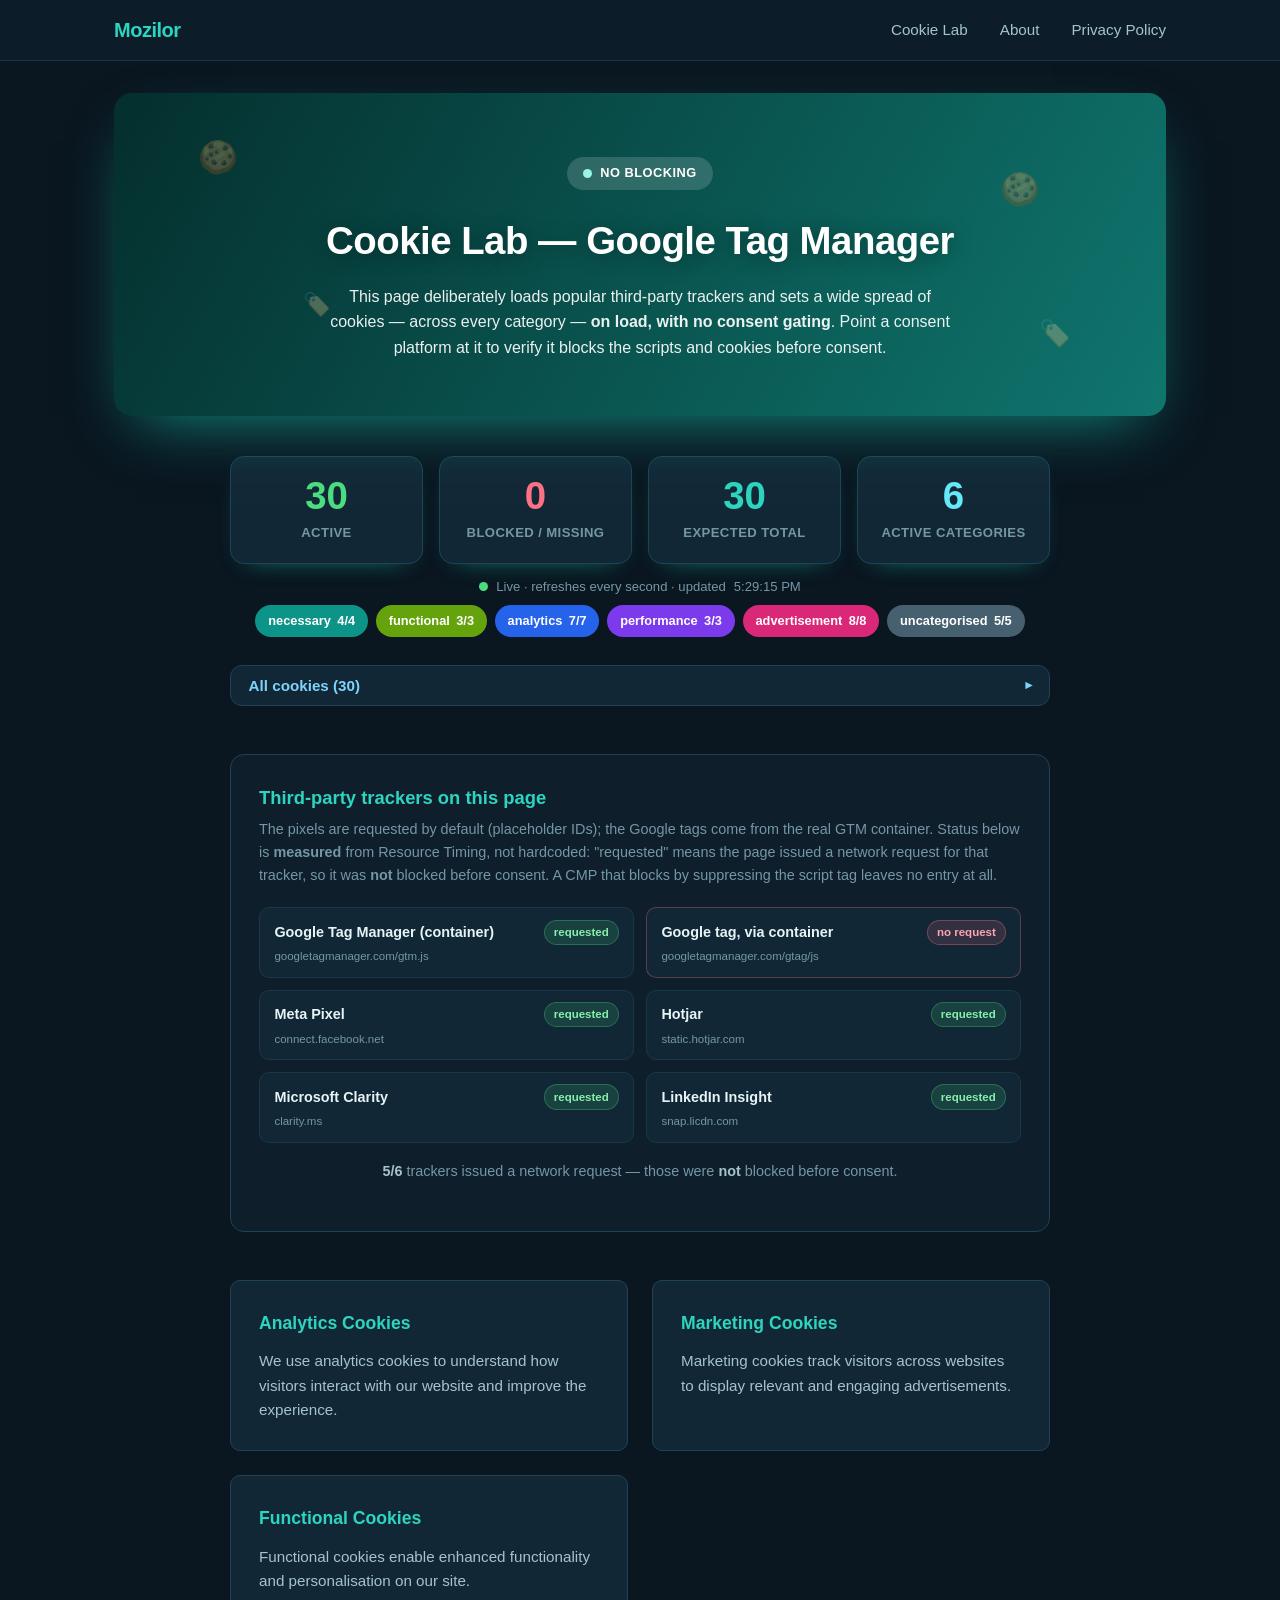
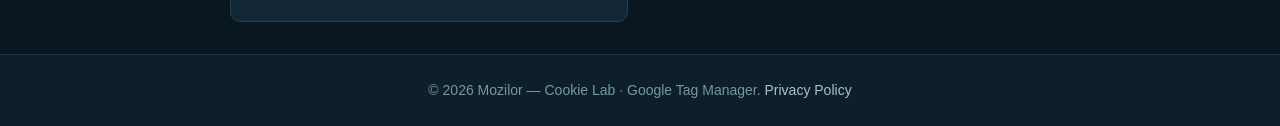
<file: index.html>
<!DOCTYPE html>
<html lang="en">
<head>
  <!-- Google Tag Manager -->
  <script>(function(w,d,s,l,i){w[l]=w[l]||[];w[l].push({'gtm.start':
    new Date().getTime(),event:'gtm.js'});var f=d.getElementsByTagName(s)[0],
    j=d.createElement(s),dl=l!='dataLayer'?'&l='+l:'';j.async=true;j.src=
    'https://www.googletagmanager.com/gtm.js?id='+i+dl;f.parentNode.insertBefore(j,f);
    })(window,document,'script','dataLayer','GTM-PCKZVT4H');</script>
  <!-- End Google Tag Manager -->
  <meta charset="UTF-8" />
  <meta name="viewport" content="width=device-width, initial-scale=1.0" />
  <title>Cookie Lab — Google Tag Manager</title>

  <link rel="stylesheet" href="css/style.css" />

  <!-- ============================================================
       COOKIE LAB — deliberately cookie- & script-heavy test page.
       Everything here runs BY DEFAULT with NO consent gating, so a
       CMP (e.g. CookieYes) can be layered on top to verify it blocks
       these scripts/cookies before consent. Do NOT add type="text/plain"
       or data-cookieyes here — that would pre-block and defeat the test.
       ============================================================ -->

  <!-- 1) First-party cookies across every category, set synchronously on load. -->
  <script>
    (function () {
      var exp = new Date(Date.now() + 365 * 864e5).toUTCString();
      // name -> CookieYes category (for the live readout below)
      var jar = {
        // Necessary
        'PHPSESSID': 'necessary',
        'csrftoken': 'necessary',
        'XSRF-TOKEN': 'necessary',
        'wordpress_test_cookie': 'necessary',
        // Functional
        'yt-remote-device-id': 'functional',
        'yt-remote-connected-devices': 'functional',
        'wp-wpml_current_language': 'functional',
        // Analytics. No _ga or _ga_<stream> here: the GTM container's own GA4
        // tag creates those for real, and seeding them makes a "GA4 set no
        // cookie before consent" assertion pass without testing anything.
        // _gid / __utm* are legacy Universal Analytics names that GA4 never
        // writes, so they can't collide.
        '_gid': 'analytics',
        '__utma': 'analytics',
        '__utmb': 'analytics',
        '__utmz': 'analytics',
        '_hjSessionUser_1234567': 'analytics',
        '_clck': 'analytics',
        '_clsk': 'analytics',
        // Performance
        '_gat': 'performance',
        '_gat_gtag_UA_000000_1': 'performance',
        'AMP_TOKEN': 'performance',
        // Advertisement
        // No _gcl_au: the Google Ads conversion linker writes that itself once
        // an Ads tag fires through the container, and a junk value there would
        // feed a malformed linker ID to it.
        '_fbp': 'advertisement',
        'fr': 'advertisement',
        'IDE': 'advertisement',
        'test_cookie': 'advertisement',
        'MUID': 'advertisement',
        '_ttp': 'advertisement',
        'personalization_id': 'advertisement',
        '_scid': 'advertisement',
        // Uncategorised (invented names, not in any dictionary)
        'qa_uncat_alpha': 'uncategorised',
        'qa_uncat_beta': 'uncategorised',
        'qa_uncat_gamma': 'uncategorised',
        'qa_custom_widget': 'uncategorised',
        'qa_session_flag': 'uncategorised'
      };
      var i = 0;
      for (var name in jar) {
        document.cookie = name + '=qa_test_' + (i++) + '; expires=' + exp + '; path=/; SameSite=Lax';
      }
      window.__cookieCats = jar; // used by the cosmetic readout at the bottom
    })();
  </script>

  <!-- 2) Real third-party trackers, loaded BY DEFAULT (placeholder IDs).
       These are recognisable script URLs that a CMP is expected to auto-block.
       With dummy IDs they no-op functionally but still fire the network
       requests and set their own cookies, which is what we want to test.

       No Google tags here on purpose. The GTM container above is the only
       Google tag on the page, so it owns `dataLayer` and `window.gtag`
       outright: a second gtm.js push would double-fire the container's
       Page View triggers, and a hardcoded gtag.js would share consent state
       and the _ga client-id cookie with whatever the container loads. Add
       GA4 / Ads as tags inside the container, never here. -->

  <!-- Meta (Facebook) Pixel -->
  <script>
    !function (f, b, e, v, n, t, s) {
      if (f.fbq) return; n = f.fbq = function () {
        n.callMethod ? n.callMethod.apply(n, arguments) : n.queue.push(arguments);
      };
      if (!f._fbq) f._fbq = n; n.push = n; n.loaded = !0; n.version = '2.0';
      n.queue = []; t = b.createElement(e); t.async = !0;
      t.src = v; s = b.getElementsByTagName(e)[0]; s.parentNode.insertBefore(t, s);
    }(window, document, 'script', 'https://connect.facebook.net/en_US/fbevents.js');
    fbq('init', '000000000000000');
    fbq('track', 'PageView');
  </script>

  <!-- Hotjar -->
  <script>
    (function (h, o, t, j, a, r) {
      h.hj = h.hj || function () { (h.hj.q = h.hj.q || []).push(arguments); };
      h._hjSettings = { hjid: 1234567, hjsv: 6 };
      a = o.getElementsByTagName('head')[0];
      r = o.createElement('script'); r.async = 1;
      r.src = t + h._hjSettings.hjid + j + h._hjSettings.hjsv;
      a.appendChild(r);
    })(window, document, 'https://static.hotjar.com/c/hotjar-', '.js?sv=');
  </script>

  <!-- Microsoft Clarity -->
  <script>
    (function (c, l, a, r, i, t, y) {
      c[a] = c[a] || function () { (c[a].q = c[a].q || []).push(arguments); };
      t = l.createElement(r); t.async = 1;
      t.src = 'https://www.clarity.ms/tag/' + i;
      y = l.getElementsByTagName(r)[0]; y.parentNode.insertBefore(t, y);
    })(window, document, 'clarity', 'script', 'test00000');
  </script>

  <!-- LinkedIn Insight Tag -->
  <script>
    _linkedin_partner_id = '0000000';
    window._linkedin_data_partner_ids = window._linkedin_data_partner_ids || [];
    window._linkedin_data_partner_ids.push(_linkedin_partner_id);
  </script>
  <script async src="https://snap.licdn.com/li.lms-analytics/insight.min.js"></script>

  <!-- Flashy, page-scoped styling. Purely cosmetic. Teal / cyan on slate. -->
  <style>
    .fixture-hero {
      position: relative;
      overflow: hidden;
      border-radius: 18px;
      padding: 4rem 1.5rem 3.5rem;
      text-align: center;
      color: #fff;
      background: linear-gradient(120deg, #042f2e, #0f766e, #14b8a6, #22d3ee);
      background-size: 300% 300%;
      animation: gradientShift 12s ease infinite;
      box-shadow: 0 24px 60px -24px rgba(20, 184, 166, 0.75);
    }
    @keyframes gradientShift {
      0%   { background-position: 0% 50%; }
      50%  { background-position: 100% 50%; }
      100% { background-position: 0% 50%; }
    }
    .fixture-hero h1 {
      color: #fff;
      font-size: 2.4rem;
      letter-spacing: -0.5px;
      margin-bottom: 0.75rem;
      text-shadow: 0 2px 20px rgba(0, 0, 0, 0.35);
    }
    .fixture-hero p {
      color: rgba(255, 255, 255, 0.92);
      max-width: 620px;
      margin: 0 auto;
    }
    .badge {
      display: inline-flex;
      align-items: center;
      gap: 0.5rem;
      margin-bottom: 1.25rem;
      padding: 0.4rem 1rem;
      border-radius: 999px;
      background: rgba(255, 255, 255, 0.16);
      backdrop-filter: blur(6px);
      font-size: 0.8rem;
      font-weight: 600;
      letter-spacing: 0.5px;
      text-transform: uppercase;
    }
    .dot {
      width: 9px;
      height: 9px;
      border-radius: 50%;
      background: #99f6e4;
      box-shadow: 0 0 0 0 rgba(153, 246, 228, 0.7);
      animation: pulse 1.8s infinite;
    }
    @keyframes pulse {
      0%   { box-shadow: 0 0 0 0 rgba(153, 246, 228, 0.7); }
      70%  { box-shadow: 0 0 0 12px rgba(153, 246, 228, 0); }
      100% { box-shadow: 0 0 0 0 rgba(153, 246, 228, 0); }
    }
    .float {
      position: absolute;
      font-size: 2rem;
      opacity: 0.28;
      animation: floaty 9s ease-in-out infinite;
      user-select: none;
    }
    .float:nth-child(1) { top: 12%; left: 8%;  animation-delay: 0s;   }
    .float:nth-child(2) { top: 60%; left: 18%; animation-delay: 1.5s; font-size: 1.4rem; }
    .float:nth-child(3) { top: 22%; right: 12%; animation-delay: 0.8s; }
    .float:nth-child(4) { top: 68%; right: 9%;  animation-delay: 2.2s; font-size: 1.6rem; }
    @keyframes floaty {
      0%, 100% { transform: translateY(0) rotate(0deg); }
      50%      { transform: translateY(-18px) rotate(8deg); }
    }

    /* Live status dashboard */
    .stats {
      display: grid;
      grid-template-columns: repeat(auto-fit, minmax(150px, 1fr));
      gap: 1rem;
      max-width: 820px;
      margin: 2.5rem auto 0.75rem;
    }
    .stat {
      background: var(--surface);
      border: 1px solid var(--border);
      border-radius: 14px;
      padding: 1.25rem 1rem;
      text-align: center;
      box-shadow: 0 10px 26px -18px rgba(20, 184, 166, 0.9);
    }
    .stat .num {
      font-size: 2.4rem;
      font-weight: 800;
      line-height: 1;
      transition: color 0.3s;
    }
    .stat.active .num   { color: var(--ok); }
    .stat.blocked .num  { color: var(--bad); }
    .stat.total .num    { color: var(--accent); }
    .stat.cats .num     { color: #67e8f9; }
    .stat .label {
      margin-top: 0.4rem;
      color: var(--text-faint);
      font-size: 0.82rem;
      font-weight: 600;
      text-transform: uppercase;
      letter-spacing: 0.4px;
    }
    .live-meta {
      display: flex;
      align-items: center;
      justify-content: center;
      gap: 0.5rem;
      color: var(--text-faint);
      font-size: 0.82rem;
      margin-bottom: 0.5rem;
    }
    .live-meta .dot {
      background: var(--ok);
      box-shadow: 0 0 0 0 rgba(74, 222, 128, 0.7);
      animation: pulseOk 1.8s infinite;
    }
    @keyframes pulseOk {
      0%   { box-shadow: 0 0 0 0 rgba(74, 222, 128, 0.7); }
      70%  { box-shadow: 0 0 0 12px rgba(74, 222, 128, 0); }
      100% { box-shadow: 0 0 0 0 rgba(74, 222, 128, 0); }
    }
    .cat-breakdown {
      display: flex;
      flex-wrap: wrap;
      gap: 0.5rem;
      justify-content: center;
      max-width: 820px;
      margin: 0.5rem auto 0;
    }
    .cat-stat {
      display: inline-flex;
      align-items: center;
      gap: 0.4rem;
      padding: 0.35rem 0.8rem;
      border-radius: 999px;
      font-size: 0.8rem;
      font-weight: 600;
      color: #fff;
    }
    /* Category hues — teal for the site's own necessary cookies, distinct
       accents for the rest so the breakdown stays readable on dark. */
    .cat-stat.necessary,     .chip.necessary     { background: #0d9488; }
    .cat-stat.functional,    .chip.functional    { background: #65a30d; }
    .cat-stat.analytics,     .chip.analytics     { background: #2563eb; }
    .cat-stat.performance,   .chip.performance   { background: #7c3aed; }
    .cat-stat.advertisement, .chip.advertisement { background: #db2777; }
    .cat-stat.uncategorised, .chip.uncategorised { background: #47606f; }
    .cat-stat .frac { font-weight: 800; }
    .cat-stat.empty { opacity: 0.4; }

    .cookie-list { max-width: 820px; margin: 1.75rem auto 0; }
    .cookie-list-toggle {
      display: flex;
      align-items: center;
      justify-content: space-between;
      width: 100%;
      padding: 0.7rem 1.1rem;
      background: var(--surface);
      border: 1px solid var(--border);
      border-radius: 12px;
      color: var(--accent-soft);
      font-size: 0.95rem;
      font-weight: 700;
      cursor: pointer;
      transition: background 0.2s;
    }
    .cookie-list-toggle:hover { background: var(--surface-2); }
    .cookie-list-toggle .chev { transition: transform 0.25s; font-size: 0.8rem; }
    .cookie-list.collapsed .cookie-list-toggle .chev { transform: rotate(-90deg); }
    .cookie-list.collapsed .chips {
      max-height: 0;
      opacity: 0;
      margin-top: 0;
      pointer-events: none;
      overflow: hidden;
    }
    .chips {
      display: flex;
      flex-wrap: wrap;
      gap: 0.6rem;
      justify-content: center;
      margin: 1rem auto 0;
      max-width: 820px;
      max-height: 1200px;
      opacity: 1;
      overflow: hidden;
      transition: max-height 0.3s ease, opacity 0.25s ease, margin 0.3s ease;
    }
    .chip {
      display: inline-flex;
      align-items: center;
      gap: 0.45rem;
      padding: 0.45rem 0.9rem;
      border-radius: 999px;
      font-size: 0.85rem;
      font-weight: 600;
      color: #fff;
      opacity: 0;
      transform: translateY(8px);
      animation: chipIn 0.45s ease forwards;
      box-shadow: 0 6px 16px -8px rgba(0, 0, 0, 0.6);
    }
    @keyframes chipIn { to { opacity: 1; transform: translateY(0); } }
    .chip .cat { font-weight: 400; opacity: 0.85; font-size: 0.72rem; }

    /* Third-party trackers list */
    .trackers {
      max-width: 820px;
      margin: 3rem auto 0;
      padding: 1.75rem;
      background: var(--bg-elev);
      border: 1px solid var(--border);
      border-radius: 14px;
    }
    .trackers h2 { font-size: 1.15rem; color: var(--accent); margin-bottom: 0.35rem; }
    .trackers > p { color: var(--text-faint); font-size: 0.9rem; margin-bottom: 1.25rem; }
    .tracker-grid {
      display: grid;
      /* 300px min keeps this to two columns inside the 820px panel, so the
         longer tracker names still fit on one line beside their badge. */
      grid-template-columns: repeat(auto-fit, minmax(300px, 1fr));
      gap: 0.75rem;
    }
    /* Two columns, two rows: name + badge on the first row, host URL spanning
       the full width below it. Grid (not flex) so the long unbreakable tracker
       URLs can never push the badge outside the card. */
    .tracker {
      display: grid;
      grid-template-columns: 1fr auto;
      align-items: center;
      column-gap: 0.6rem;
      row-gap: 0.15rem;
      padding: 0.7rem 0.9rem;
      background: var(--surface);
      border: 1px solid var(--border-soft);
      border-radius: 10px;
      font-size: 0.9rem;
      font-weight: 600;
      color: var(--text);
    }
    .tracker .name {
      min-width: 0;
      overflow-wrap: anywhere;
    }
    .tracker .run {
      grid-column: 2;
      grid-row: 1;
      justify-self: end;
      font-size: 0.72rem;
      font-weight: 700;
      padding: 0.15rem 0.55rem;
      border-radius: 999px;
      white-space: nowrap;
      /* Default = pending, until the observer below has actually measured. */
      color: var(--text-faint);
      background: rgba(116, 151, 166, 0.14);
      border: 1px solid rgba(116, 151, 166, 0.3);
    }
    .tracker .run.is-running {
      color: #86efac;
      background: rgba(74, 222, 128, 0.14);
      border-color: rgba(74, 222, 128, 0.3);
    }
    .tracker .run.is-blocked {
      color: #fda4af;
      background: rgba(251, 113, 133, 0.14);
      border-color: rgba(251, 113, 133, 0.35);
    }
    .tracker.blocked { border-color: rgba(251, 113, 133, 0.3); }
    .tracker .host {
      grid-column: 1 / -1;
      grid-row: 2;
      font-weight: 400;
      font-size: 0.72rem;
      color: var(--text-faint);
      overflow-wrap: anywhere;  /* long URLs wrap instead of overflowing */
    }
    .tracker small { display: block; font-weight: 400; color: var(--text-faint); }
    .tracker-summary {
      margin-top: 1.1rem;
      font-size: 0.82rem;
      color: var(--text-faint);
      text-align: center;
    }
    .tracker-summary b { color: var(--text-dim); }

    /* Category explainer cards */
    .cards { max-width: 820px; margin: 0 auto; padding-top: 3rem; }

    /* Responsive (page-scoped) */
    @media (max-width: 768px) {
      .fixture-hero { padding: 3rem 1rem 2.75rem; }
      .fixture-hero h1 { font-size: 2rem; }
    }
    @media (max-width: 560px) {
      .stats { grid-template-columns: repeat(2, 1fr); gap: 0.75rem; }
      .stat { padding: 1rem 0.75rem; }
      .stat .num { font-size: 1.9rem; }
      .fixture-hero { padding: 2.5rem 1rem 2.25rem; }
      .fixture-hero h1 { font-size: 1.7rem; }
      .live-meta { font-size: 0.75rem; }
      .trackers, .stats, .cat-breakdown, .cookie-list { padding-left: 0; padding-right: 0; }
      .trackers { padding: 1.25rem; }
    }
  </style>
</head>
<body>
  <!-- Google Tag Manager (noscript) -->
  <noscript><iframe src="https://www.googletagmanager.com/ns.html?id=GTM-PCKZVT4H"
    height="0" width="0" style="display:none;visibility:hidden"></iframe></noscript>
  <!-- End Google Tag Manager (noscript) -->
  <header>
    <nav>
      <span class="logo">Mozilor</span>
      <ul>
        <li><a href="index.html">Cookie Lab</a></li>
        <li><a href="about.html">About</a></li>
        <li><a href="privacy-policy.html">Privacy Policy</a></li>
      </ul>
    </nav>
  </header>

  <main>
    <section class="fixture-hero">
      <span class="float">🍪</span>
      <span class="float">🏷️</span>
      <span class="float">🍪</span>
      <span class="float">🏷️</span>
      <span class="badge"><span class="dot"></span> No blocking</span>
      <h1>Cookie Lab — Google Tag Manager</h1>
      <p>
        This page deliberately loads popular third-party trackers and sets a wide
        spread of cookies — across every category — <strong>on load, with no consent
        gating</strong>. Point a consent platform at it to verify it blocks the
        scripts and cookies before consent.
      </p>
    </section>

    <div class="stats">
      <div class="stat active">
        <div class="num" id="stat-active">0</div>
        <div class="label">Active</div>
      </div>
      <div class="stat blocked">
        <div class="num" id="stat-blocked">0</div>
        <div class="label">Blocked / missing</div>
      </div>
      <div class="stat total">
        <div class="num" id="stat-total">0</div>
        <div class="label">Expected total</div>
      </div>
      <div class="stat cats">
        <div class="num" id="stat-cats">0</div>
        <div class="label">Active categories</div>
      </div>
    </div>

    <div class="live-meta"><span class="dot"></span> Live · refreshes every second · updated <span id="updated">—</span></div>

    <div class="cat-breakdown" id="cat-breakdown"></div>

    <div class="cookie-list collapsed" id="cookie-list">
      <button class="cookie-list-toggle" id="chips-toggle" aria-expanded="false" aria-controls="cookie-chips">
        <span>All cookies (<span id="chips-count">0</span>)</span>
        <span class="chev">▾</span>
      </button>
      <div class="chips" id="cookie-chips"></div>
    </div>

    <section class="trackers">
      <h2>Third-party trackers on this page</h2>
      <p>
        The pixels are requested by default (placeholder IDs); the Google tags come from
        the real GTM container. Status below is <strong>measured</strong> from Resource
        Timing, not hardcoded: "requested" means the page issued a network request for
        that tracker, so it was <strong>not</strong> blocked before consent.
        A CMP that blocks by suppressing the script tag leaves no entry at all.
      </p>
      <!-- data-match: substrings tested against each resource entry's URL. -->
      <div class="tracker-grid" id="tracker-grid">
        <div class="tracker" data-match="googletagmanager.com/gtm.js">
          <span class="name">Google Tag Manager (container)</span>
          <span class="host">googletagmanager.com/gtm.js</span>
          <span class="run">checking…</span>
        </div>
        <!-- Nothing on the page loads gtag.js directly, so this row reports whether
             the container itself loaded a Google tag / GA4 tag. -->
        <div class="tracker" data-match="googletagmanager.com/gtag/js">
          <span class="name">Google tag, via container</span>
          <span class="host">googletagmanager.com/gtag/js</span>
          <span class="run">checking…</span>
        </div>
        <div class="tracker" data-match="connect.facebook.net">
          <span class="name">Meta Pixel</span>
          <span class="host">connect.facebook.net</span>
          <span class="run">checking…</span>
        </div>
        <div class="tracker" data-match="static.hotjar.com|hotjar.io">
          <span class="name">Hotjar</span>
          <span class="host">static.hotjar.com</span>
          <span class="run">checking…</span>
        </div>
        <div class="tracker" data-match="clarity.ms">
          <span class="name">Microsoft Clarity</span>
          <span class="host">clarity.ms</span>
          <span class="run">checking…</span>
        </div>
        <div class="tracker" data-match="licdn.com">
          <span class="name">LinkedIn Insight</span>
          <span class="host">snap.licdn.com</span>
          <span class="run">checking…</span>
        </div>
      </div>
      <p class="tracker-summary" id="tracker-summary"></p>
    </section>

    <section class="cards">
      <div class="card">
        <h2>Analytics Cookies</h2>
        <p>We use analytics cookies to understand how visitors interact with our website and improve the experience.</p>
      </div>
      <div class="card">
        <h2>Marketing Cookies</h2>
        <p>Marketing cookies track visitors across websites to display relevant and engaging advertisements.</p>
      </div>
      <div class="card">
        <h2>Functional Cookies</h2>
        <p>Functional cookies enable enhanced functionality and personalisation on our site.</p>
      </div>
    </section>
  </main>

  <footer>
    <p>&copy; 2026 Mozilor — Cookie Lab · Google Tag Manager. <a href="privacy-policy.html">Privacy Policy</a></p>
  </footer>

  <!-- Live observer: polls document.cookie every second and reports status.
       READS only — it never sets, changes, or removes a cookie. As a CMP blocks
       or clears cookies, Active drops and Blocked rises here in real time. -->
  <script>
    (function () {
      var catalog = window.__cookieCats || {};
      var expectedNames = Object.keys(catalog);
      var ORDER = ['necessary', 'functional', 'analytics', 'performance', 'advertisement', 'uncategorised'];

      var els = {
        active: document.getElementById('stat-active'),
        blocked: document.getElementById('stat-blocked'),
        total: document.getElementById('stat-total'),
        cats: document.getElementById('stat-cats'),
        updated: document.getElementById('updated'),
        breakdown: document.getElementById('cat-breakdown'),
        chips: document.getElementById('cookie-chips'),
        chipsCount: document.getElementById('chips-count')
      };
      els.total.textContent = expectedNames.length;

      var prevSig = null; // only re-render chips when the cookie set changes

      function readPresent() {
        return document.cookie
          .split(';')
          .map(function (c) { return c.trim().split('=')[0]; })
          .filter(Boolean);
      }

      function refresh() {
        var present = readPresent();
        var presentSet = {};
        present.forEach(function (n) { presentSet[n] = true; });

        var activeExpected = expectedNames.filter(function (n) { return presentSet[n]; });
        var blocked = expectedNames.length - activeExpected.length;

        var expByCat = {}, actByCat = {};
        ORDER.forEach(function (c) { expByCat[c] = 0; actByCat[c] = 0; });
        expectedNames.forEach(function (n) {
          var c = catalog[n] || 'uncategorised';
          expByCat[c]++;
          if (presentSet[n]) actByCat[c]++;
        });
        var activeCats = ORDER.filter(function (c) { return actByCat[c] > 0; }).length;

        els.active.textContent = activeExpected.length;
        els.blocked.textContent = blocked;
        els.cats.textContent = activeCats;
        els.updated.textContent = new Date().toLocaleTimeString();

        els.breakdown.innerHTML = '';
        ORDER.forEach(function (c) {
          if (!expByCat[c]) return;
          var b = document.createElement('span');
          b.className = 'cat-stat ' + c + (actByCat[c] === 0 ? ' empty' : '');
          b.innerHTML = c + ' <span class="frac">' + actByCat[c] + '/' + expByCat[c] + '</span>';
          els.breakdown.appendChild(b);
        });

        els.chipsCount.textContent = present.length;

        // Re-render chips only when the present set actually changes (avoids flicker).
        var sig = present.slice().sort().join('|');
        if (sig !== prevSig) {
          prevSig = sig;
          els.chips.innerHTML = '';
          present.forEach(function (name, i) {
            var cat = catalog[name] || 'uncategorised';
            var chip = document.createElement('span');
            chip.className = 'chip ' + cat;
            chip.style.animationDelay = (i * 0.03) + 's';
            chip.innerHTML = name + ' <span class="cat">' + cat + '</span>';
            els.chips.appendChild(chip);
          });
        }
      }

      refresh();
      setInterval(refresh, 1000);
    })();
  </script>

  <!-- Collapse / expand the cookie chip list. -->
  <script>
    (function () {
      var list = document.getElementById('cookie-list');
      var btn = document.getElementById('chips-toggle');
      btn.addEventListener('click', function () {
        var collapsed = list.classList.toggle('collapsed');
        btn.setAttribute('aria-expanded', String(!collapsed));
      });
    })();
  </script>

  <!-- Tracker status, MEASURED rather than asserted. Resource Timing lists every
       request the page actually made, including cross-origin ones, so a tracker
       that a CMP blocked leaves no entry. Requests can be issued late (a tracker
       loading a second file, or firing after consent), so this keeps polling. -->
  <script>
    (function () {
      var rows = [].slice.call(document.querySelectorAll('#tracker-grid .tracker'));
      var summary = document.getElementById('tracker-summary');

      function requested(patterns) {
        if (!window.performance || !performance.getEntriesByType) return null;
        var urls = performance.getEntriesByType('resource').map(function (e) { return e.name; });
        for (var i = 0; i < patterns.length; i++) {
          for (var j = 0; j < urls.length; j++) {
            if (urls[j].indexOf(patterns[i]) !== -1) return true;
          }
        }
        return false;
      }

      function refresh() {
        var running = 0;
        rows.forEach(function (row) {
          var badge = row.querySelector('.run');
          var hit = requested(row.getAttribute('data-match').split('|'));

          if (hit === null) {           // Resource Timing unavailable
            badge.textContent = 'unknown';
            return;
          }
          if (hit) {
            running++;
            badge.textContent = 'requested';
            badge.className = 'run is-running';
            row.classList.remove('blocked');
          } else {
            badge.textContent = 'no request';
            badge.className = 'run is-blocked';
            row.classList.add('blocked');
          }
        });

        summary.innerHTML = '<b>' + running + '/' + rows.length + '</b> trackers issued a network request' +
          (running ? ' — those were <b>not</b> blocked before consent.' : ' — all blocked.');
      }

      refresh();
      setInterval(refresh, 1000);
    })();
  </script>
</body>
</html>
</file>
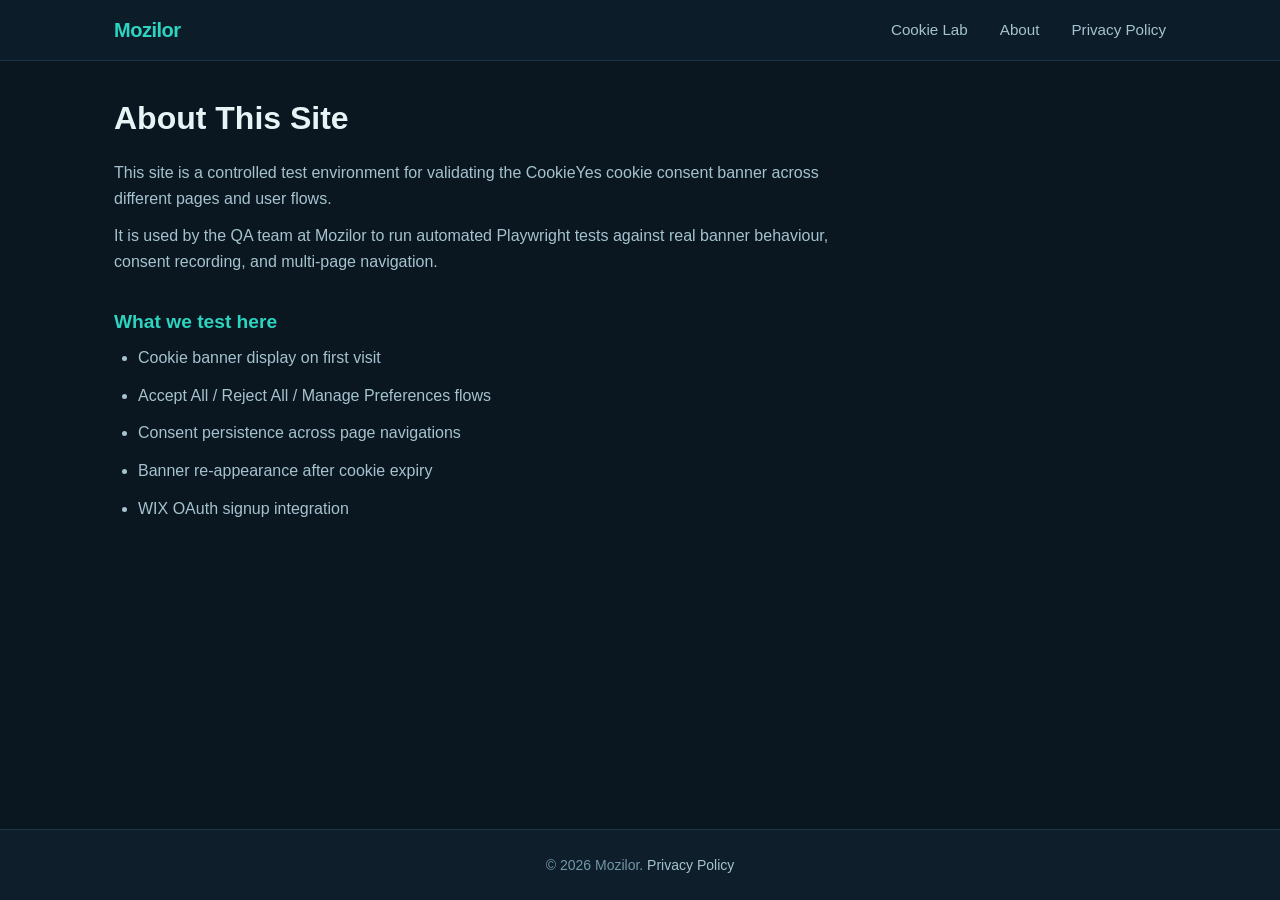
<file: about.html>
<!DOCTYPE html>
<html lang="en">
<head>
  <meta charset="UTF-8" />
  <meta name="viewport" content="width=device-width, initial-scale=1.0" />
  <title>About — Cookie Lab · Google Tag Manager</title>
  <link rel="stylesheet" href="css/style.css" />
</head>
<body>
  <header>
    <nav>
      <span class="logo">Mozilor</span>
      <ul>
        <li><a href="index.html">Cookie Lab</a></li>
        <li><a href="about.html">About</a></li>
        <li><a href="privacy-policy.html">Privacy Policy</a></li>
      </ul>
    </nav>
  </header>

  <main>
    <section class="page-content">
      <h1>About This Site</h1>
      <p>This site is a controlled test environment for validating the CookieYes cookie consent banner across different pages and user flows.</p>
      <p>It is used by the QA team at Mozilor to run automated Playwright tests against real banner behaviour, consent recording, and multi-page navigation.</p>

      <h2>What we test here</h2>
      <ul>
        <li>Cookie banner display on first visit</li>
        <li>Accept All / Reject All / Manage Preferences flows</li>
        <li>Consent persistence across page navigations</li>
        <li>Banner re-appearance after cookie expiry</li>
        <li>WIX OAuth signup integration</li>
      </ul>
    </section>
  </main>

  <footer>
    <p>&copy; 2026 Mozilor. <a href="privacy-policy.html">Privacy Policy</a></p>
  </footer>
</body>
</html>
</file>
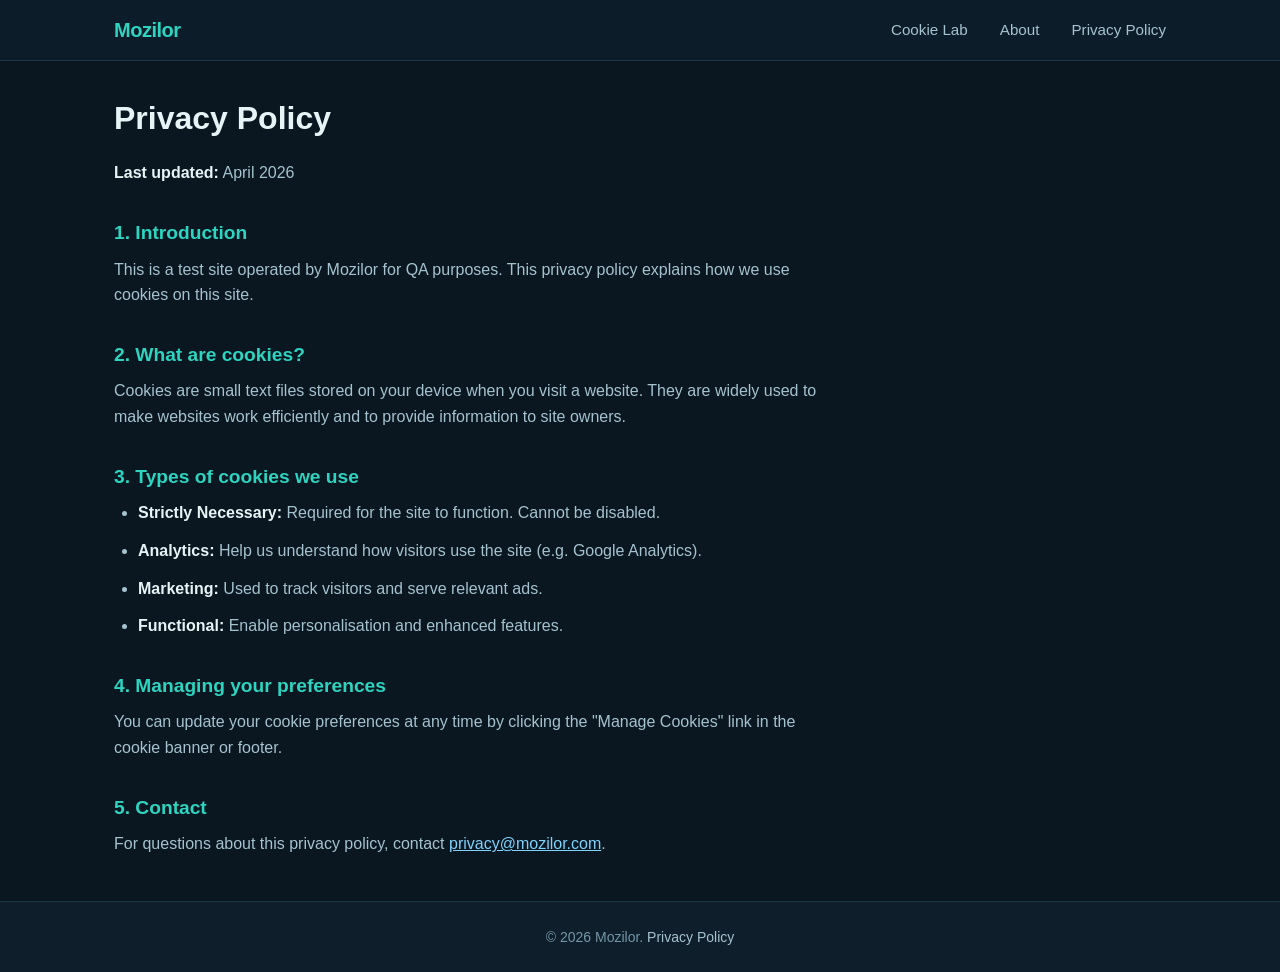
<file: privacy-policy.html>
<!DOCTYPE html>
<html lang="en">
<head>
  <meta charset="UTF-8" />
  <meta name="viewport" content="width=device-width, initial-scale=1.0" />
  <title>Privacy Policy — Cookie Lab · Google Tag Manager</title>
  <link rel="stylesheet" href="css/style.css" />
</head>
<body>
  <header>
    <nav>
      <span class="logo">Mozilor</span>
      <ul>
        <li><a href="index.html">Cookie Lab</a></li>
        <li><a href="about.html">About</a></li>
        <li><a href="privacy-policy.html">Privacy Policy</a></li>
      </ul>
    </nav>
  </header>

  <main>
    <section class="page-content">
      <h1>Privacy Policy</h1>
      <p><strong>Last updated:</strong> April 2026</p>

      <h2>1. Introduction</h2>
      <p>This is a test site operated by Mozilor for QA purposes. This privacy policy explains how we use cookies on this site.</p>

      <h2>2. What are cookies?</h2>
      <p>Cookies are small text files stored on your device when you visit a website. They are widely used to make websites work efficiently and to provide information to site owners.</p>

      <h2>3. Types of cookies we use</h2>
      <ul>
        <li><strong>Strictly Necessary:</strong> Required for the site to function. Cannot be disabled.</li>
        <li><strong>Analytics:</strong> Help us understand how visitors use the site (e.g. Google Analytics).</li>
        <li><strong>Marketing:</strong> Used to track visitors and serve relevant ads.</li>
        <li><strong>Functional:</strong> Enable personalisation and enhanced features.</li>
      </ul>

      <h2>4. Managing your preferences</h2>
      <p>You can update your cookie preferences at any time by clicking the "Manage Cookies" link in the cookie banner or footer.</p>

      <h2>5. Contact</h2>
      <p>For questions about this privacy policy, contact <a href="mailto:privacy@mozilor.com">privacy@mozilor.com</a>.</p>
    </section>
  </main>

  <footer>
    <p>&copy; 2026 Mozilor. <a href="privacy-policy.html">Privacy Policy</a></p>
  </footer>
</body>
</html>
</file>
<file: css/style.css>
:root {
  /* Teal / cyan on slate */
  --bg: #0a1620;
  --bg-elev: #0e1e2b;
  --surface: #122736;
  --surface-2: #163040;
  --border: #1e4356;
  --border-soft: #1a3746;

  --accent: #2dd4bf;
  --accent-strong: #14b8a6;
  --accent-soft: #7dd3fc;

  --text: #e6f4f6;
  --text-dim: #a5c3ce;
  --text-faint: #7497a6;

  /* Lime-leaning green so "ok" stays distinguishable from the teal accent. */
  --ok: #4ade80;
  --bad: #fb7185;
}

*, *::before, *::after {
  box-sizing: border-box;
  margin: 0;
  padding: 0;
}

body {
  font-family: -apple-system, BlinkMacSystemFont, "Segoe UI", Roboto, sans-serif;
  color: var(--text);
  background: var(--bg);
  line-height: 1.6;
  display: flex;
  flex-direction: column;
  min-height: 100vh;
}

/* ── Header / Nav ── */
header {
  background: rgba(14, 30, 43, 0.85);
  backdrop-filter: blur(10px);
  border-bottom: 1px solid var(--border-soft);
  position: sticky;
  top: 0;
  z-index: 100;
}

nav {
  max-width: 1100px;
  margin: 0 auto;
  padding: 0 1.5rem;
  height: 60px;
  display: flex;
  align-items: center;
  justify-content: space-between;
}

.logo {
  font-size: 1.25rem;
  font-weight: 700;
  color: var(--accent);
  letter-spacing: -0.5px;
}

nav ul {
  list-style: none;
  display: flex;
  gap: 2rem;
}

nav a {
  text-decoration: none;
  color: var(--text-dim);
  font-size: 0.95rem;
  transition: color 0.2s;
}

nav a:hover {
  color: var(--accent-soft);
}

/* ── Main ── */
main {
  flex: 1;
  max-width: 1100px;
  margin: 0 auto;
  padding: 2rem 1.5rem;
  width: 100%;
}

/* ── Hero ── */
.hero {
  text-align: center;
  padding: 4rem 1rem;
}

.hero h1 {
  font-size: 2.25rem;
  font-weight: 800;
  color: var(--text);
  margin-bottom: 1rem;
}

.hero p {
  font-size: 1.1rem;
  color: var(--text-dim);
  max-width: 560px;
  margin: 0 auto 2rem;
}

.btn {
  display: inline-block;
  background: var(--accent-strong);
  color: #fff;
  padding: 0.75rem 2rem;
  border-radius: 6px;
  text-decoration: none;
  font-weight: 600;
  transition: background 0.2s, box-shadow 0.2s;
  box-shadow: 0 10px 24px -14px rgba(20, 184, 166, 0.9);
}

.btn:hover {
  background: #0d9488;
  box-shadow: 0 12px 28px -12px rgba(20, 184, 166, 1);
}

/* ── Cards ── */
.cards {
  display: grid;
  grid-template-columns: repeat(auto-fit, minmax(280px, 1fr));
  gap: 1.5rem;
  padding-top: 2rem;
}

.card {
  background: var(--surface);
  border: 1px solid var(--border);
  border-radius: 10px;
  padding: 1.75rem;
}

.card h2 {
  font-size: 1.1rem;
  font-weight: 700;
  margin-bottom: 0.75rem;
  color: var(--accent);
}

.card p {
  color: var(--text-dim);
  font-size: 0.95rem;
}

/* ── Page content (about / privacy) ── */
.page-content {
  max-width: 720px;
}

.page-content h1 {
  font-size: 2rem;
  font-weight: 800;
  margin-bottom: 1rem;
}

.page-content h2 {
  font-size: 1.2rem;
  font-weight: 700;
  margin: 2rem 0 0.5rem;
  color: var(--accent);
}

.page-content p,
.page-content li {
  color: var(--text-dim);
  margin-bottom: 0.75rem;
}

.page-content strong {
  color: var(--text);
}

.page-content ul {
  padding-left: 1.5rem;
}

.page-content a {
  color: var(--accent-soft);
}

/* ── Footer ── */
footer {
  text-align: center;
  padding: 1.5rem;
  font-size: 0.875rem;
  color: var(--text-faint);
  border-top: 1px solid var(--border-soft);
  background: var(--bg-elev);
}

footer a {
  color: var(--text-dim);
  text-decoration: none;
}

footer a:hover {
  color: var(--accent-soft);
}

/* ── Responsive ── */

/* Tablet */
@media (max-width: 768px) {
  nav { padding: 0 1rem; gap: 1rem; }
  nav ul { gap: 1.25rem; }
  .hero { padding: 3rem 1rem; }
  .hero h1 { font-size: 2rem; }
  main { padding: 1.75rem 1rem; }
}

/* Mobile */
@media (max-width: 560px) {
  nav {
    flex-direction: column;
    height: auto;
    padding: 0.75rem 1rem;
    gap: 0.6rem;
  }
  nav ul {
    flex-wrap: wrap;
    justify-content: center;
    gap: 0.5rem 1.1rem;
  }
  .hero { padding: 2.5rem 0.5rem; }
  .hero h1 { font-size: 1.65rem; }
  .hero p { font-size: 1rem; }
  .btn { padding: 0.7rem 1.5rem; }
  .cards { gap: 1rem; }
  .card { padding: 1.35rem; }
  .page-content h1 { font-size: 1.6rem; }
}
</file>
